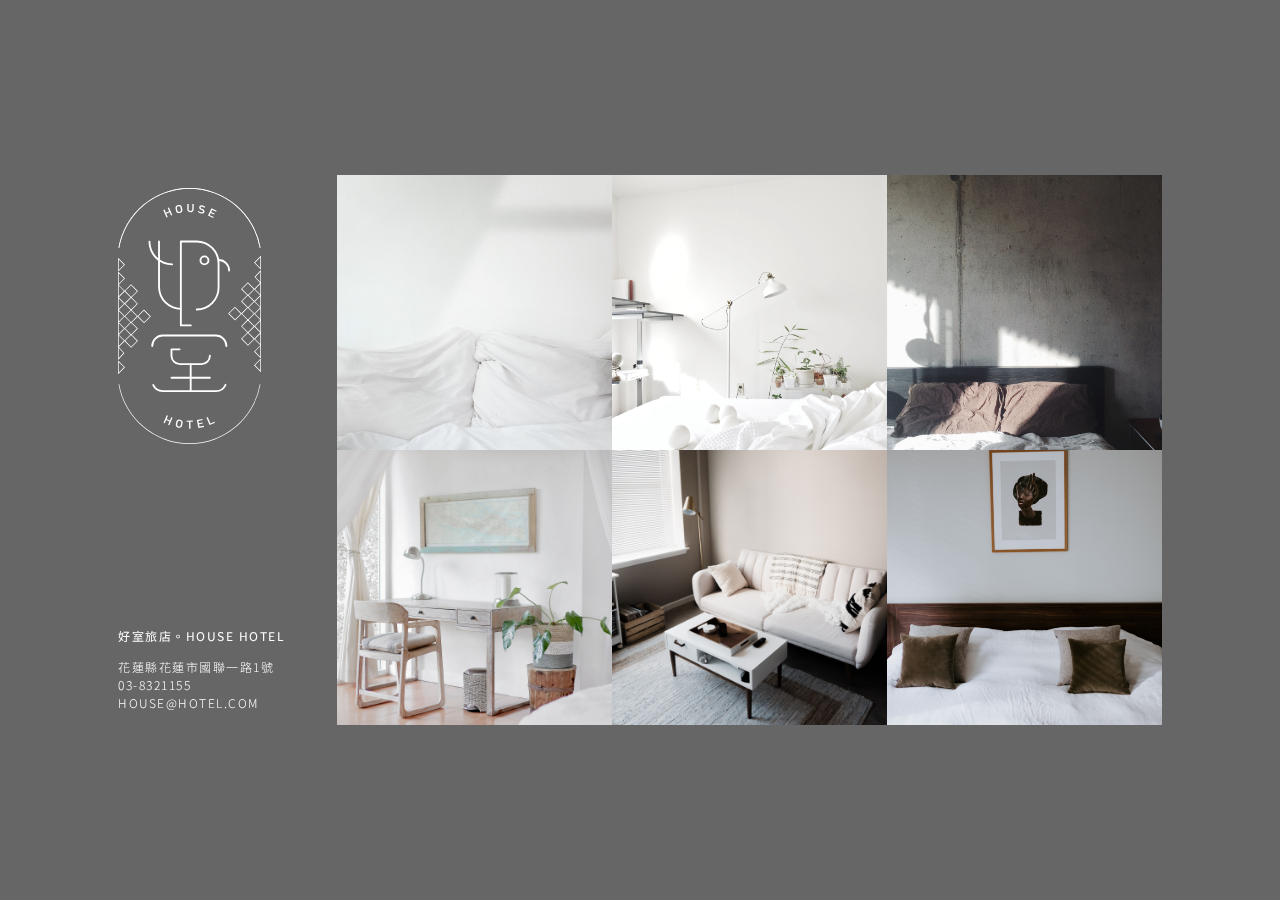
<file: index.html>
<!DOCTYPE html>
<html lang="zh-tw">

<head>
    <meta charset="UTF-8">
    <meta name="viewport" content="width=device-width, initial-scale=1.0">
    <meta http-equiv="X-UA-Compatible" content="ie=edge">
    <link rel="shortcut icon" href="images/shortcut.ico" type="image/x-icon">
    <link rel="stylesheet" href="css/all.css">
    <link
        href="https://fonts.googleapis.com/css2?family=Noto+Sans+TC:wght@100;300;400;500;700&family=Open+Sans:wght@400;600;700&display=swap"
        rel="stylesheet">

    <title>MilkShop Hotel | Home</title>
</head>

<body>
    <div class="loaderBack">
        <div class="loader"></div>
    </div>

    <div class="homeWrap">
        <div class="backImg">
            <div style="background-image:url('images/house/photo-1549490148-d7304e934d25.jpeg');"></div>
            <div style="background-image:url('images/house/photo-1551516594-56cb78394645.jpeg');"></div>
            <div style="background-image:url('images/house/photo-1507149833265-60c372daea22.jpeg');"></div>
            <div style="background-image:url('images/house/photo-1523217582562-09d0def993a6.jpeg');"></div>
        </div>

        <div class="homeHeader">
            <h1><img src="images/logo.svg" alt=""></h1>
            <div class="headerInfo">
                <h3>好室旅店。HOUSE HOTEL</h3>
                <ul>
                    <li>
                        <a target="_blank" title="Google地圖"
                            href="https://www.google.com.tw/maps/place/970%E8%8A%B1%E8%93%AE%E7%B8%A3%E8%8A%B1%E8%93%AE%E5%B8%82%E5%9C%8B%E8%81%AF%E4%B8%80%E8%B7%AF1%E8%99%9F/@23.9943675,121.6025575,17z/data=!3m1!4b1!4m5!3m4!1s0x34689fb5903d5c41:0x74f5a0fd57947776!8m2!3d23.9943675!4d121.6047462?hl=zh-TW">花蓮縣花蓮市國聯一路1號</a>
                    </li>
                    <li>
                        <a title="直接通話" href="tel:03-8321155">03-8321155</a>
                    </li>
                    <li>
                        <a title="寄信詢問" href="mailto:HOUSE@HOTEL.COM">HOUSE@HOTEL.COM</a>
                    </li>
                </ul>
            </div>
        </div>

        <div class="homeContent">
            <ul>
                <li style="background-image:url('images/room1/photo-1551776235-dde6d482980b.jpeg');">
                    <a id="3Elqe8kfMxdZv5xFLV4OUeN6jhmxIvQSTyj4eTgIowfIRvF4rerA2Nuegzc2Rgwu" href="room.html">Single
                        Room</a>
                </li>
                <li style="background-image: url('images/room2/photo-1528908929486-dfaa209c6986.jpeg');">
                    <a id="RA8NhExaXXZB7EODVALSDvFFQzj1JP0a4C1pwZ1acPaieRBwiWoCb0FE0KUbXaxg" href="room.html">Double
                        Room</a>
                </li>
                <li style="background-image: url('images/room3/photo-1526913621366-a4583840d736.jpeg');">
                    <a id="VCxbQq1vLeUtxW781k9Dlq3mHBRNl5YP19Lhq8k5TbIr2BeH58gRpnNKGoEgkysz" href="room.html">Twin
                        Room</a>
                </li>
                <li style="background-image: url('images/room4/photo-1519974719765-e6559eac2575.jpeg');">
                    <a id="g0mYhN6ignMz4VYW7eiWsXZN8DHolHzH8LuVmM6hq5h6BrrqrLMw4aJgHv7LZ3RQ" href="room.html">Deluxe
                        Single</a>
                </li>
                <li style="background-image: url('images/room5/photo-1501876725168-00c445821c9e.jpeg');">
                    <a id="kICyWhZ5XsfI4n1d4gBOsDjIyIxNozwgmxYKyZpzi5pjLcU2Nl4RhiGrn6zaPuTJ" href="room.html">Deluxe
                        Double</a>
                </li>
                <li style="background-image: url('images/room6/photo-1552902019-a6dddd56544a.jpeg');">
                    <a id="YovqNpFDaal598jbpd1A14gXwDE6gekTqJgxOAGcq78B8YnP7claymQVFy2GTwgb" href="room.html">Deluxe
                        Twin Room</a>
                </li>
            </ul>
        </div>
    </div>

    <script src="js/index.js"></script>
</body>

</html>
</file>
<file: css/all.css>
/* http://meyerweb.com/eric/tools/css/reset/ 
   v2.0 | 20110126
   License: none (public domain)
*/

html, body, div, span, applet, object, iframe, h1, h2, h3, h4, h5, h6, p, blockquote, pre, a, abbr, acronym, address, big, cite, code, del, dfn, em, img, ins, kbd, q, s, samp, small, strike, strong, sub, sup, tt, var, b, u, i, center, dl, dt, dd, ol, ul, li, fieldset, form, label, legend, table, caption, tbody, tfoot, thead, tr, th, td, article, aside, canvas, details, embed, figure, figcaption, footer, header, hgroup, menu, nav, output, ruby, section, summary, time, mark, audio, video {
    margin: 0;
    padding: 0;
    border: 0;
    font-size: 100%;
    font: inherit;
    vertical-align: baseline;
}

/* HTML5 display-role reset for older browsers */

article, aside, details, figcaption, figure, footer, header, hgroup, menu, nav, section {
    display: block;
}

body {
    line-height: 1;
}

ol, ul {
    list-style: none;
}

blockquote, q {
    quotes: none;
}

blockquote:before, blockquote:after, q:before, q:after {
    content: '';
    content: none;
}

table {
    border-collapse: collapse;
    border-spacing: 0;
}

a {
    text-decoration: none;
}

/*index.html*/

.loaderBack {
    position: fixed;
    top: 0;
    bottom: 0;
    right: 0;
    left: 0;
    z-index: 1;
    background: rgb(0, 0, 0);
    opacity: 0.9;
    transition: all 0.5s;
}

#disappear {
    z-index: -1;
}

.loader {
    z-index: 1;
    position: fixed;
    top: 45%;
    left: 45%;
    border: 16px solid #f3f3f3;
    /* Light grey */
    border-top: 16px solid #3498db;
    /* Blue */
    border-radius: 50%;
    width: 120px;
    height: 120px;
    animation: spin 2s linear infinite;
}

@keyframes spin {
    0% {
        transform: rotate(0deg);
    }
    100% {
        transform: rotate(360deg);
    }
}

.homeWrap {
    background-color: rgba(0, 0, 0, 0.6);
    display: flex;
    justify-content: center;
    align-items: center;
    font-family: 'Noto Sans TC', sans-serif;

}

.backImg {
    z-index: -1;
    position: fixed;
    top: 0;
    left: 0;
    right: 0;
    bottom: 0;
}

.backImg div {
    background-repeat: no-repeat;
    background-position: center;
    background-size: cover;
    width: 100%;
    height: 100%;
    position: fixed;
    opacity: 0;
    filter: alpha(opacity=0);
    animation: round 20s linear infinite;
}

.backImg img {
    min-width: 2200px;
}

@-webkit-keyframes round {
    5% {
        opacity: 1;
        filter: alpha(opacity=100);
        /* 0 - 1秒 淡入*/
    }
    25% {
        opacity: 1;
        filter: alpha(opacity=100);
        /* 1- 5秒靜止*/
    }
    30% {
        opacity: 0;
        filter: alpha(opacity=0);
        /* 5-6秒淡出*/
    }
}

@keyframes round {
    5% {
        opacity: 1;
        filter: alpha(opacity=100);
        /* 0 - 1秒 淡入*/
    }
    25% {
        opacity: 1;
        filter: alpha(opacity=100);
        /* 1- 5秒靜止*/
    }
    30% {
        opacity: 0;
        filter: alpha(opacity=0);
        /* 5-6秒淡出*/
    }
}

.backImg div:nth-child(4) {
    animation-delay: 0s;
}

.backImg div:nth-child(3) {
    animation-delay: 5s;
}

.backImg div:nth-child(2) {
    animation-delay: 10s;
}

.backImg div:nth-child(1) {
    animation-delay: 15s;
}

.homeHeader {
    margin-right: 4%;
}

.headerInfo {
    color: #FFFFFF;
    font-size: 12px;
    font-weight: 400;
    letter-spacing: 1.5px
}

.headerInfo h3 {
    margin-top: 185px;
    margin-bottom: 16px;
    font-weight: 400;
}

.headerInfo a {
    color: #FFFFFF;
    font-weight: 300;
    line-height: 18px;
}

.headerInfo a:hover {
    text-decoration: underline;
}

.homeContent ul {
    display: flex;
    flex-wrap: wrap;
    max-width: 825px;
}

.homeContent ul li {
    width: 275px;
    height: 275px;
    position: relative;
    cursor: pointer;
    transition: all 1s;
    background-repeat: no-repeat;
    background-size: cover;
    background-position: center;
}

.homeContent ul li:hover>a {
    background: rgba(56, 71, 11, 0.6);
    color: rgba(255, 255, 255, 1);
}

.homeContent ul li a {
    position: absolute;
    background: rgba(56, 71, 11, 0);
    left: 0;
    right: 0;
    bottom: 0;
    top: 0;
    display: block;
    text-align: center;
    line-height: 275px;
    color: rgba(255, 255, 255, 0);
    font-family: 'Open Sans', sans-serif;
    font-weight: 400;
    transition: all 0.4s;
    font-size: 19px;
}

/*room.html*/

.album {
    position: relative;
    position: fixed;
    top: 0;
    bottom: 0;
    right: 0;
    left: 0;
    background-color: rgba(0, 0, 0, 0.5);
    backdrop-filter: blur(5px);
    z-index: 100;
    display: none;
}

.album .albumLeft {
    position: absolute;
    top: 45%;
    left: 20%;
}

.album .albumRight {
    position: absolute;
    top: 45%;
    right: 20%;
}

.album .pic {
    width: 70%;
    height: 100%;
    margin: 0 auto;
    background-size: 45%;
    background-position: center;
    background-repeat: no-repeat;
}

.albumPic2, .albumPic3 {
    display: none;
}

.roomWrap {
    display: flex;
}

.bookingPic {
    position: relative;
    overflow: hidden;
    width: 42%;
    height: 100%;
    background: transparent linear-gradient(180deg, #FFFFFF00 0%, #FFFFFF 100%) 0% 0% no-repeat padding-box;
    cursor: pointer;
    font-family: 'Noto Sans TC', sans-serif;
}

.bookingPic .roomPic {
    background-repeat: no-repeat;
    background-position: center;
    background-size: cover;
    width: 100%;
    height: 100%;
    z-index: -1;
    position: absolute;
    opacity: 0;
    filter: alpha(opacity=0);
    animation: round 15s linear infinite;
}

@-webkit-keyframes round {
    6.7% {
        opacity: 1;
        filter: alpha(opacity=100);
        /* 0 - 1秒 淡入*/
    }
    33.5% {
        opacity: 1;
        filter: alpha(opacity=100);
        /* 1- 5秒靜止*/
    }
    40.2% {
        opacity: 0;
        filter: alpha(opacity=0);
        /* 5-6秒淡出*/
    }
}

@keyframes round {
    6.7% {
        opacity: 1;
        filter: alpha(opacity=100);
        /* 0 - 1秒 淡入*/
    }
    33.5% {
        opacity: 1;
        filter: alpha(opacity=100);
        /* 1- 5秒靜止*/
    }
    40.2% {
        opacity: 0;
        filter: alpha(opacity=0);
        /* 5-6秒淡出*/
    }
}

.bookingPic .roomPic:nth-child(3) {
    animation-delay: 0s;
}

.bookingPic .roomPic:nth-child(2) {
    animation-delay: 5s;
}

.bookingPic .roomPic:nth-child(1) {
    animation-delay: 10s;
}

.bookingPic .backHomeBtn {
    max-width: 110px;
    display: flex;
    align-items: center;
    color: #38470B;
    font-weight: 300;
    font-size: 14px;
    letter-spacing: 1px;
    background-color: rgba(255, 255, 255, 0.6);
    padding: 8px;
    border-radius: 50px;
    margin: 50px auto 0 auto;
}

.bookingPic .backHomeBtn:hover {
    text-decoration: underline;
    background-color: rgba(255, 255, 255, 0.9);
}

.bookingPic .backHomeBtn img {
    margin-right: 10px;
}

.bookingPic .bookingBtn {
    position: absolute;
    bottom: 70px;
    left: 0;
    right: 0;
    text-align: center;
    color: #38470B;
    font-weight: 400;
    font-size: 20px;
    min-width: 252px;
}

.bookingPic .bookingBtn p {
    line-height: 49px;
    margin: 0 auto;
    display: inline;
    cursor: initial;
}

.bookingPic .bookingBtn .totalPrice {
    font-size: 36px;
    font-family: 'Open Sans', sans-serif;
    font-weight: 400;
}

.bookingPic .bookingBtn a {
    display: block;
    color: white;
    max-width: 252px;
    font-size: 20px;
    background: #38470B;
    line-height: 27px;
    padding: 8.5px 0;
    margin: 10px auto 0 auto;
}

.bookingPic .bookingBtn a:hover {
    background: #5c6b30;
}

.bookingPic .bookingBtn a:active {
    background: #9aaa69;
}

.bookingInfo {
    width: 58%;
    color: #38470B;
    padding: 50px 5% 33px 3%;
    box-sizing: border-box;
    font-size: 14px;
    overflow-x: hidden;
    font-family: 'Noto Sans TC', sans-serif;
}

.bookingInfo .roomTitle {
    display: flex;
    justify-content: space-between;
    align-items: flex-end;
    flex-wrap: wrap;
    font-weight: 500;
    margin-bottom: 38px;
}

.bookingInfo .roomTitle p {
    line-height: 25px;
}

.bookingInfo .roomTitle h2 {
    font-size: 40px;
    font-family: 'Open Sans', sans-serif;
    font-weight: 600;
}

.bookingInfo .roomRule {
    font-weight: 100;
    line-height: 24px;
    margin-bottom: 35px;
}

.bookingInfo .roomInfo {
    font-weight: 300;
    line-height: 24px;
    list-style-type: disc;
    margin-left: 1.5em;
    margin-bottom: 45px;
}

.bookingInfo .roomIcon {
    display: flex;
    flex-wrap: wrap;
}

.bookingInfo .roomIcon li {
    display: flex;
    align-items: center;
    flex-direction: column;
    justify-content: space-between;
    position: relative;
    width: 90px;
    height: 62px;
    margin-right: 3.2%;
    margin-bottom: 25px;
    font-size: 10px;
    font-weight: 400;
    text-align: center;
    color: #38470B;
}

.bookingInfo .roomIcon .without {
    opacity: 0.2;
}

.bookingInfo .roomIcon .yesORno {
    position: absolute;
    right: 0;
}

.bookingInfo h3 {
    font-weight: 500;
    line-height: 24px;
    margin-bottom: 8px;
}

/*外面的月曆開始*/

.calendar {
    display: flex;
    max-width: 635px;
    height: 320px;
    border: 1px solid #38470B;
    box-shadow: 0px 2px 6px #0000000A;
    text-align: center;
    padding: 27px 5% 0px 5%;
    box-sizing: border-box;
    font-size: 12px;
    font-family: 'Open Sans', sans-serif;
    font-weight: 700;
    color: #38470B;
    position: relative;
}

.calendar .leftCal, .calendar .rightCal {
    width: 100%;
}

.calendar .leftCal {
    margin-right: 3.4%;
}

.calendar .leftBar, .calendar .rightBar {
    border-bottom: 1px solid rgba(56, 71, 11, 0.1);
}

.calendar .leftBar ul, .calendar .rightBar ul {
    display: flex;
    margin-top: 24px;
    margin-bottom: 10px;
    color: rgba(56, 71, 11, 0.5);
}

.calendar .leftBar ul li, .calendar .rightBar ul li {
    width: 38px;
}

.calendar .lastBtn {
    position: absolute;
    top: 31px;
    left: 3%;
}

.calendar .nextBtn {
    position: absolute;
    top: 31px;
    right: 3%;
}

.calendar .leftDayList, .calendar .rightDayList {
    display: flex;
    flex-wrap: wrap;
    margin-top: 14px;
}

.calendar .leftDayList li, .calendar .rightDayList li {
    width: 14%;
    height: 30px;
    margin-bottom: 6px;
    line-height: 30px;
    font-family: 'Open Sans', sans-serif;
    font-weight: 400;
}

.calendar .leftDayList .emptyDay a, .calendar .rightDayList .emptyDay a {
    display: block;
    height: 100%;
    width: 80%;
    color: #38470B;
    margin: 0 auto;
}

.calendar .leftDayList .emptyDay a:hover, .calendar .rightDayList .emptyDay a:hover {
    background: #949C7C;
    border-radius: 50%;
    color: white;
    font-family: 'Open Sans', sans-serif;
    font-weight: 700;
}

.calendar .delDay {
    text-decoration: line-through;
    color: rgba(56, 71, 11, 0.3);
}

.calendar .delDay a {
    color: rgba(56, 71, 11, 0.3);
    cursor: default;
}

.calendar #start {
    background: #38470B;
    color: white;
    font-weight: 700;
    border-radius: 50%;
    display: block;
    height: 100%;
    width: 30px;
    margin: 0 auto;
}

.calendar #end {
    background: #949C7C;
    color: white;
    font-weight: 700;
    border-radius: 50%;
    display: block;
    height: 100%;
    width: 30px;
    margin: 0 auto;
}

.calendar #connection {
    background: #949C7C;
    color: white;
    font-weight: 700;
    border-radius: 50%;
}

.calendar #connectionLi {
    background: rgba(56, 71, 11, 0.2);
    color: white;
    font-weight: 700;
}

.calendar #head {
    background: rgba(56, 71, 11, 0.2);
    border-radius: 50% 0 0 50%;
    color: white;
    width: 30px;
    font-weight: 700;
    padding-left: 0px;
    padding-right: 1.4%;
    margin-left: 1.4%;
}

.calendar #tail {
    background: rgba(56, 71, 11, 0.2);
    border-radius: 0 50% 50% 0;
    width: 30px;
    color: white;
    font-weight: 700;
    padding-left: 1.4%;
    padding-right: 0px;
    margin-right: 1.4%;
}

/*月曆結束*/

.inputBackground {
    display: none;
    position: fixed;
    background: hsla(0, 0%, 100%, 0.1);
    width: 100%;
    height: 100%;
    backdrop-filter: blur(10px);
}

.bookingInput {
    width: 1110px;
    height: 600px;
    position: fixed;
    top: 20px;
    left: 15%;
    display: flex;
    border: 1px solid #38470B;
    font-family: 'Noto Sans TC', sans-serif;
}

.bookingInput .cancelBtn {
    display: block;
    position: absolute;
    background-image: url(../images/icons8-cancel.png);
    background-repeat: no-repeat;
    background-position: center;
    background-color: white;
    height: 13px;
    width: 13px;
    padding: 5px;
    border-radius: 50%;
    top: 38px;
    right: 38px;
}

.bookingInput .cancelBtn:hover {
    background-color: #38470B;
    background-image: url(../images/icons8-cancel-white.png);
    background-repeat: no-repeat;
}

.bookingInput .cancelBtn img {
    margin: 0 auto;
}

.bookingInput .inputPlace {
    box-sizing: border-box;
    width: 40%;
    height: 100%;
    background: #38470B;
    padding: 50px 4.8% 26px 4.8%;
    color: white;
    font-weight: 400;
}

.bookingInput form {
    display: flex;
    flex-direction: column;
}

.bookingInput form label {
    margin-bottom: 7px;
    font-size: 14px;
}

.bookingInput form input[type=text] {
    margin-bottom: 16px;
    font-family: 'Open Sans', sans-serif;
    font-weight: 600;
    font-size: 16px;
    line-height: 22px;
    padding: 8px 10px;
    width: 100%;
    box-sizing: border-box;
}

.rightName, .rightPhone, .rightCheckin, .rightCheckout, .please {
    color: rgb(245, 190, 190);
    margin-left: 10px;
}

/*Input月曆*/

.textCheckIn, .textCheckOut {
    position: relative;
    width: 100%;
}

.calendarCheckIn, .calendarCheckOut {
    position: relative;
    position: absolute;
    display: flex;
    height: 320px;
    border: 1px solid #38470B;
    text-align: center;
    padding: 27px 33px 0px 33px;
    box-sizing: border-box;
    font-size: 12px;
    font-family: 'Open Sans', sans-serif;
    font-weight: 700;
    color: #38470B;
    transition: all 1s;
    background: #FFFFFF;
    z-index: 100;
    right: 0;
    left: 0;
    top: 41px;
    display: none;
}

.calendarCheckIn .checkInCalInput, .calendarCheckOut .checkOutCalInput {
    width: 272px;
}

.calendarCheckIn .checkInBarInput, .calendarCheckOut .checkOutBarInput {
    border-bottom: 1px solid rgba(56, 71, 11, 0.1);
}

.calendarCheckIn .checkInBarInput ul, .calendarCheckOut .checkOutBarInput ul {
    display: flex;
    margin-top: 24px;
    margin-bottom: 10px;
    color: rgba(56, 71, 11, 0.5);
}

.calendarCheckIn .checkInBarInput ul li, .calendarCheckOut .checkOutBarInput ul li {
    width: 38px;
}

.lastBtnCheckout {
    position: absolute;
    top: 31px;
    left: 20px;
}

.nextBtnCheckout {
    position: absolute;
    top: 31px;
    right: 20px;
}

.lastBtnCheckIn {
    position: absolute;
    top: 31px;
    left: 20px;
}

.nextBtnCheckIn {
    position: absolute;
    top: 31px;
    right: 20px;
}

.calendarCheckIn .checkInDayListInput, .calendarCheckOut .checkOutDayListInput {
    display: flex;
    flex-wrap: wrap;
    margin-top: 14px;
}

.calendarCheckIn .checkInDayListInput li, .calendarCheckOut .checkOutDayListInput li {
    width: 38px;
    height: 30px;
    margin-bottom: 6px;
    line-height: 30px;
    font-family: 'Open Sans', sans-serif;
    font-weight: 400;
}

.calendarCheckIn .checkInDayListInput .emptyDay a, .calendarCheckOut .checkOutDayListInput .emptyDay a {
    display: block;
    height: 100%;
    width: 30px;
    color: #38470B;
    margin: 0 auto;
}

.calendarCheckIn .checkInDayListInput .emptyDay a:hover, .calendarCheckOut .checkOutDayListInput .emptyDay a:hover {
    background: #949C7C;
    border-radius: 50%;
    color: white;
    font-family: 'Open Sans', sans-serif;
    font-weight: 700;
}

.calendarCheckIn .delDay, .calendarCheckOut .delDay {
    text-decoration: line-through;
    color: rgba(56, 71, 11, 0.3);
}

.calendarCheckIn .delDay a, .calendarCheckOut .delDay a {
    color: rgba(56, 71, 11, 0.3);
    cursor: default;
}

.selectcheckIn, .selectcheckout {
    position: relative;
}

.selectcheckIn {
    margin-right: 200px;
}

/*input月曆結束*/

.bookingInput .dayCount {
    color: #949C7C;
    font-size: 14px;
    padding-bottom: 14px;
    margin-bottom: 10px;
    border-bottom: 1px solid #949C7C;
}

.bookingInput .totalPrice {
    font-weight: 500;
    font-size: 14px;
    text-align: right;
    line-height: 20px;
    margin-bottom: 20px;
}

.bookingInput .totalPrice span {
    font-size: 26px;
    font-family: 'Open Sans', sans-serif;
    font-weight: 600;
    line-height: 36px;
}

.bookingInput input[type=button] {
    color: white;
    background: #38470B;
    border: 1px solid #FFFFFF;
    width: 100%;
    padding: 9px 0;
    font-size: 18px;
    font-family: 'Noto Sans TC', sans-serif;
    font-weight: 700;
    cursor: pointer;
}

.bookingInput input[type=button]:hover {
    background: #495c12;
}

.bookingInput input[type=button]:active {
    background: #344209;
}

.bookingInput .statement {
    font-size: 12px;
    font-weight: 400;
    text-align: center;
    margin-top: 18px;
}

.bookingInput .infoPlace {
    box-sizing: border-box;
    width: 60%;
    background: white;
    color: #38470B;
    padding: 35px 6.9% 26px 2.2%;
    font-weight: 400;
    overflow-x: hidden;
}

.bookingInput .infoPlace .titleLine {
    position: relative;
    height: 32px;
    margin-bottom: 8px;
}

.bookingInput .infoPlace h2 {
    position: absolute;
    font-size: 24px;
    font-family: 'Open Sans', sans-serif;
    font-weight: 700;
    line-height: 33px;
    background: white;
    display: inline;
    z-index: 99;
    top: 0;
    padding-right: 15px;
}

.bookingInput .infoPlace .line {
    height: 0;
    top: 50%;
    left: 0;
    right: 0;
    position: absolute;
    border: 1px solid rgba(148, 156, 124, 0.2);
}

.bookingInput .infoPlace p {
    line-height: 24px;
}

.bookingInput .infoPlace .roomIcon {
    display: flex;
    align-items: flex-end;
    flex-wrap: wrap;
    color: #949C7C;
    margin-top: 20px;
    margin-bottom: 15px;
}

.bookingInput .infoPlace .roomIcon li {
    width: 77px;
    display: flex;
    flex-direction: column;
    align-items: center;
    margin-bottom: 5px;
    font-size: 10px;
}

.bookingInput .infoPlace .roomIcon img {
    margin-bottom: 5px;
    max-width: 75%;
}

.bookingInput .infoPlace .roomIcon .none {
    display: none;
}

.bookingInput .infoPlace h3 {
    font-weight: 700;
    position: relative;
    line-height: 24px;
}

.bookingInput .infoPlace h3 .line {
    top: 50%;
    left: 5rem;
    right: 0;
    position: absolute;
    border: 1px solid rgba(148, 156, 124, 0.2);
}

.bookingInput .infoPlace .roomList {
    font-weight: 100;
    list-style-type: disc;
    font-size: 12px;
    line-height: 26px;
    margin: 12px 0;
}

.bookingInput .infoPlace .roomList li {
    margin-left: 1.5rem;
}

.bookingInput .infoPlace .process {
    display: flex;
    justify-content: space-between;
    align-items: flex-start;
    margin-top: 19px;
}

.bookingInput .infoPlace .process li {
    box-sizing: border-box;
    width: 160px;
    height: 136px;
    background: white;
    border-radius: 0px 0px 10px 10px;
    border: 1px solid #949C7C;
}

.bookingInput .infoPlace .process div {
    background: #949C7C;
    display: flex;
    justify-content: center;
}

.bookingInput .infoPlace .process img {
    margin: 9px 0;
}

.bookingInput .infoPlace .process .processIcon {
    margin: 13px;
}

.bookingInput .infoPlace .process p {
    font-size: 12px;
    font-weight: 100;
    background: white;
    text-align: center;
    padding: 5px 9px 0px 7px;
    margin: 0;
}

.bookSuccess, .bookFail {
    box-sizing: border-box;
    width: 90%;
    height: 610px;
    position: fixed;
    display: flex;
    flex-direction: column;
    align-items: center;
    top: 20px;
    left: 5%;
    right: 5%;
    background: #38470B;
    color: white;
    padding: 125px 0;
    text-align: center;
    display: none;
    font-family: 'Noto Sans TC', sans-serif;
}

.bookSuccess h3, .bookFail h3 {
    font-weight: 500;
    margin: 42px 0;
    font-size: 50px;
}

.bookSuccess p, .bookFail p {
    font-weight: 300;
    font-size: 18px;
    line-height: 30px;
}
</file>
